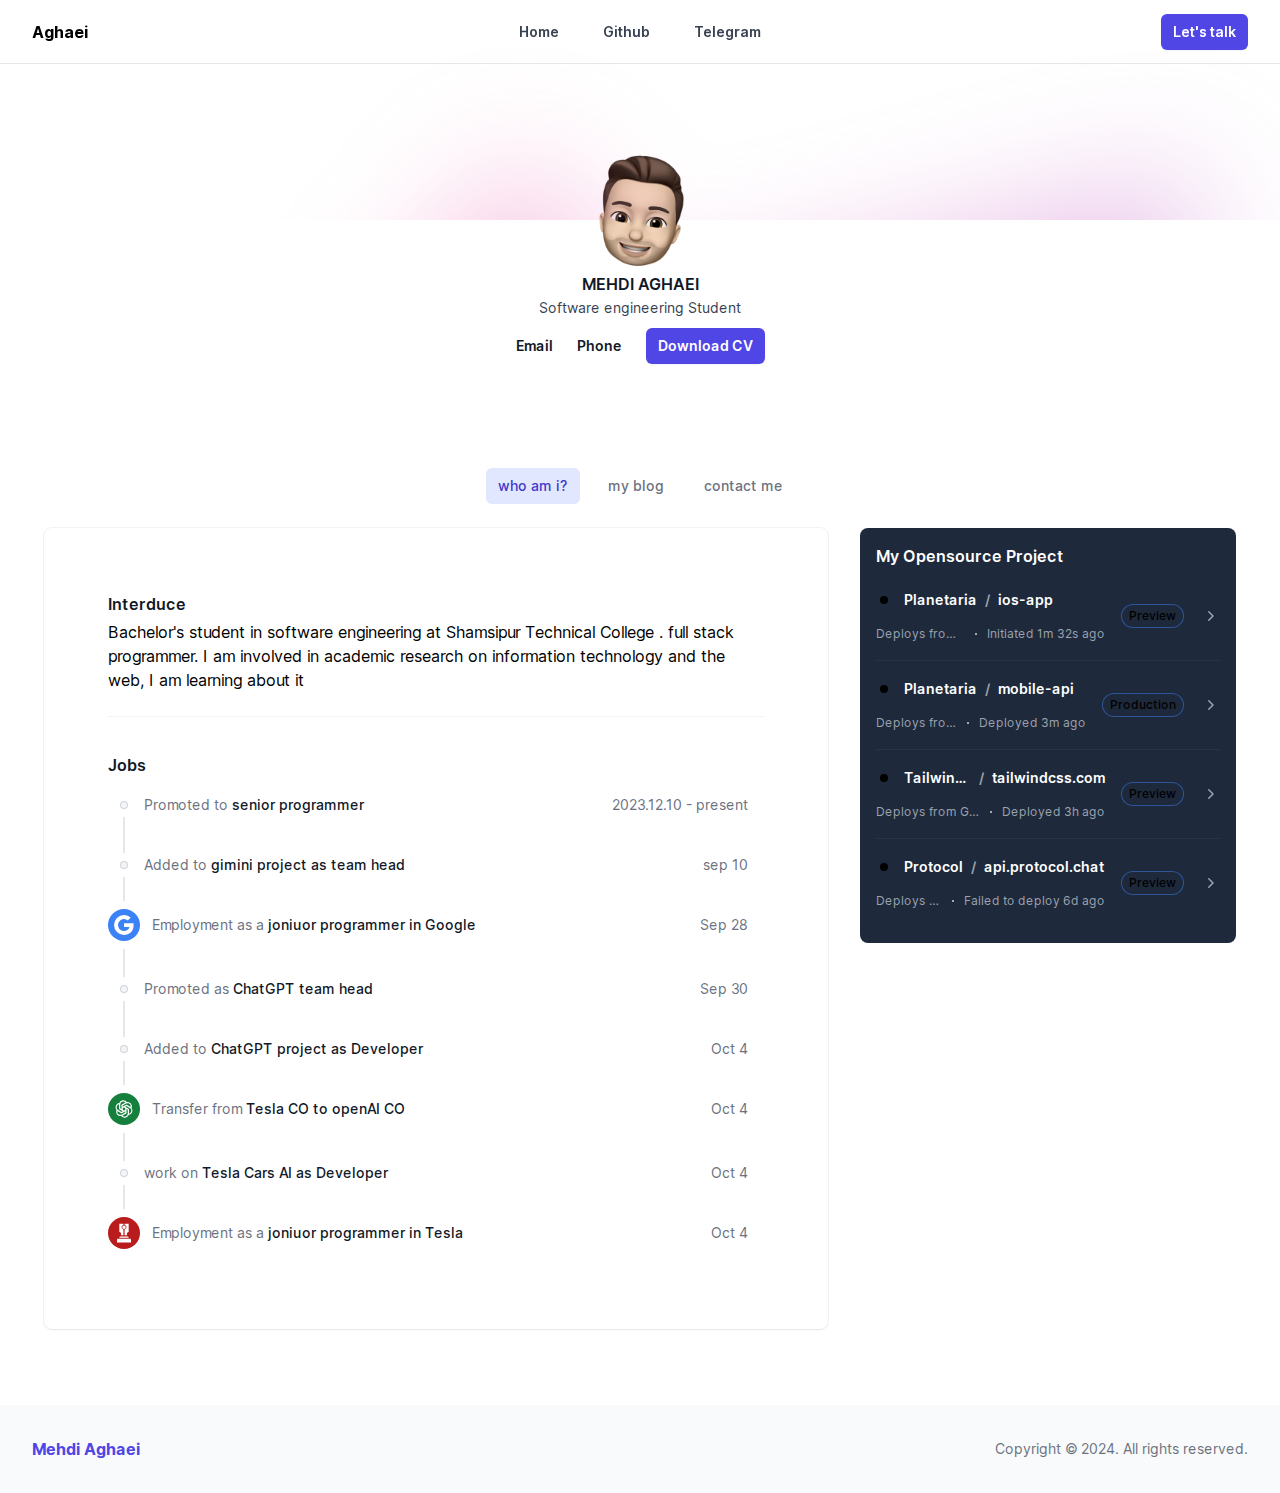
<file: index.html>
<!DOCTYPE html><html lang="en"><head><meta charSet="utf-8"/><meta name="viewport" content="width=device-width, initial-scale=1"/><link rel="preload" as="image" href="/_next/static/media/profile.d2742195.jpg"/><link rel="stylesheet" href="/_next/static/css/971112e557fc133b.css" data-precedence="next"/><link rel="preload" as="script" fetchPriority="low" href="/_next/static/chunks/webpack-be8c90fe7e0eb3f5.js"/><script src="/_next/static/chunks/fd9d1056-85784d62df64bbda.js" async=""></script><script src="/_next/static/chunks/23-f2450dfaf0b58a8e.js" async=""></script><script src="/_next/static/chunks/main-app-4326411de9b6e07e.js" async=""></script><script src="/_next/static/chunks/f97e080b-b86b2088e96a2a8e.js" async=""></script><script src="/_next/static/chunks/385cb88d-0f8fac6e9880f7da.js" async=""></script><script src="/_next/static/chunks/0e762574-784b5a77f602b4b6.js" async=""></script><script src="/_next/static/chunks/c16f53c3-e6c4730f2382224a.js" async=""></script><script src="/_next/static/chunks/917-825295c797c12f17.js" async=""></script><script src="/_next/static/chunks/app/page-71f87f47ab01acbd.js" async=""></script><title>Aghaei</title><meta name="description" content="developer"/><link rel="icon" href="/favicon.ico" type="image/x-icon" sizes="16x16"/><script src="/_next/static/chunks/polyfills-78c92fac7aa8fdd8.js" noModule=""></script></head><body class="__className_aaf875"><header class="absolute inset-x-0 top-0 z-50 flex h-16 border-b border-gray-900/10"><div class="mx-auto flex w-full max-w-7xl items-center justify-between px-4 sm:px-6 lg:px-8"><div class="flex flex-1 items-center gap-x-6"><button type="button" class="-m-3 p-3 md:hidden"><span class="sr-only">Open main menu</span><svg xmlns="http://www.w3.org/2000/svg" viewBox="0 0 20 20" fill="currentColor" aria-hidden="true" data-slot="icon" class="h-5 w-5 text-gray-900"><path fill-rule="evenodd" d="M2 4.75A.75.75 0 0 1 2.75 4h14.5a.75.75 0 0 1 0 1.5H2.75A.75.75 0 0 1 2 4.75ZM2 10a.75.75 0 0 1 .75-.75h14.5a.75.75 0 0 1 0 1.5H2.75A.75.75 0 0 1 2 10Zm0 5.25a.75.75 0 0 1 .75-.75h14.5a.75.75 0 0 1 0 1.5H2.75a.75.75 0 0 1-.75-.75Z" clip-rule="evenodd"></path></svg></button><span class="font-bold">Aghaei </span></div><nav class="hidden md:flex md:gap-x-11 md:text-sm md:font-semibold md:leading-6 md:text-gray-700"><a href="#">Home</a><a href="#">Github</a><a href="#">Telegram</a></nav><div class="flex flex-1 items-center justify-end gap-x-8"><a href="#" class="rounded-md bg-indigo-600 px-3 py-2 text-sm font-semibold text-white shadow-sm hover:bg-indigo-500 focus-visible:outline focus-visible:outline-2 focus-visible:outline-offset-2 focus-visible:outline-indigo-600">Let&#x27;s talk</a></div></div><div hidden="" style="position:fixed;top:1px;left:1px;width:1px;height:0;padding:0;margin:-1px;overflow:hidden;clip:rect(0, 0, 0, 0);white-space:nowrap;border-width:0;display:none"></div></header><main><div class="relative isolate pt-16  h-[220px]"><div class="absolute inset-0 -z-10 overflow-hidden" aria-hidden="true"><div class="absolute left-16 top-full -mt-16 transform-gpu opacity-50 blur-3xl xl:left-1/2 xl:-ml-80"><div class="aspect-[1154/678] w-[72.125rem] bg-gradient-to-br from-[#FF80B5] to-[#9089FC]" style="clip-path:polygon(100% 38.5%, 82.6% 100%, 60.2% 37.7%, 52.4% 32.1%, 47.5% 41.8%, 45.2% 65.6%, 27.5% 23.4%, 0.1% 35.3%, 17.9% 0%, 27.7% 23.4%, 76.2% 2.5%, 74.2% 56%, 100% 38.5%)"></div></div><div class="absolute inset-x-0 bottom-0 h-px bg-gray-900/5 -mb-32 "></div></div></div><div class="mx-auto max-w-7xl px-4 pb-10 sm:px-6 lg:px-8 -mt-20"><div class="mx-auto flex flex-col max-w-2xl items-center justify-center gap-x-8 lg:mx-0 lg:max-w-none"><div class="flex flex-col items-center gap-x-6 mb-2"><img src="/_next/static/media/profile.d2742195.jpg" alt="" class="h-32 w-32 flex-none rounded-full  ring-gray-900/10"/><h1><div class="mt-1 text-base text-center font-semibold leading-6 text-gray-900">MEHDI AGHAEI</div><div class="text-sm leading-6 text-gray-500 v"><span class="text-gray-700">Software engineering Student</span></div></h1></div><div class="flex items-center gap-x-4 sm:gap-x-6"><button type="button" class="hidden text-sm font-semibold leading-6 text-gray-900 sm:block">Email</button><a href="#" class="hidden text-sm font-semibold leading-6 text-gray-900 sm:block">Phone</a><a href="#" class="rounded-md bg-indigo-600 px-3 py-2 text-sm font-semibold text-white shadow-sm hover:bg-indigo-500 focus-visible:outline focus-visible:outline-2 focus-visible:outline-offset-2 focus-visible:outline-indigo-600">Download CV</a><div class="relative sm:hidden" data-headlessui-state=""><button class="-m-3 block p-3" id="headlessui-menu-button-:Rskqfja:" type="button" aria-haspopup="menu" aria-expanded="false" data-headlessui-state=""><span class="sr-only">More</span><svg xmlns="http://www.w3.org/2000/svg" viewBox="0 0 20 20" fill="currentColor" aria-hidden="true" data-slot="icon" class="h-5 w-5 text-gray-500"><path d="M10 3a1.5 1.5 0 1 1 0 3 1.5 1.5 0 0 1 0-3ZM10 8.5a1.5 1.5 0 1 1 0 3 1.5 1.5 0 0 1 0-3ZM11.5 15.5a1.5 1.5 0 1 0-3 0 1.5 1.5 0 0 0 3 0Z"></path></svg></button></div></div></div></div><div class="mx-auto max-w-7xl px-4 py-16 sm:px-6 lg:px-8"><button type="button" aria-hidden="true" style="position:fixed;top:1px;left:1px;width:1px;height:0;padding:0;margin:-1px;overflow:hidden;clip:rect(0, 0, 0, 0);white-space:nowrap;border-width:0"></button><div><div class="w-full max-w-md mx-auto"><div class="flex gap-4 justify-center" role="tablist" aria-orientation="horizontal"><button class="text-gray-500 hover:text-gray-700 rounded-md px-3 py-2 text-sm font-medium data-[selected]:bg-indigo-100 data-[selected]:text-indigo-700" id="headlessui-tabs-tab-:R1dafja:" role="tab" type="button" aria-selected="true" tabindex="0" data-headlessui-state="selected" data-selected="">who am i?</button><button class="text-gray-500 hover:text-gray-700 rounded-md px-3 py-2 text-sm font-medium data-[selected]:bg-indigo-100 data-[selected]:text-indigo-700" id="headlessui-tabs-tab-:R2dafja:" role="tab" type="button" aria-selected="false" tabindex="-1" data-headlessui-state="">my blog</button><button class="text-gray-500 hover:text-gray-700 rounded-md px-3 py-2 text-sm font-medium data-[selected]:bg-indigo-100 data-[selected]:text-indigo-700" id="headlessui-tabs-tab-:R3dafja:" role="tab" type="button" aria-selected="false" tabindex="-1" data-headlessui-state="">contact me</button></div></div><div class="mt-3"><div class="rounded-xl bg-white/5 p-3" id="headlessui-tabs-panel-:R1lafja:" role="tabpanel" tabindex="0" data-headlessui-state="selected" data-selected=""><div class="mx-auto grid max-w-2xl grid-cols-1 grid-rows-1 items-start gap-x-8 gap-y-8 lg:mx-0 lg:max-w-none lg:grid-cols-3"><div class="-mx-4 px-4 py-8 shadow-sm ring-1 ring-gray-900/5 sm:mx-0 sm:rounded-lg sm:px-8 sm:pb-14 lg:col-span-2 lg:row-span-2 lg:row-end-2 xl:px-16 xl:pb-20 xl:pt-16"><h2 class="text-base font-semibold leading-6 text-gray-900 mb-1">Interduce</h2><p>Bachelor&#x27;s student in software engineering at Shamsipur Technical College . full stack programmer. I am involved in academic research on information technology and the web, I am learning about it</p><div class="mt-6 border-t border-gray-900/5 pt-6 sm:pr-4"><h2 class="text-base font-semibold leading-6 text-gray-900 my-3">Jobs</h2><div class="flow-root"><ul role="list" class="-mb-8"><li><div class="relative pb-8"><span class="absolute left-4 top-4 -ml-px h-full w-0.5 bg-gray-200" aria-hidden="true"></span><div class="relative flex space-x-3"><div class="&quot;relative flex h-6 w-6 flex-none items-center justify-center bg-white pl-2 mt-1 &quot;"><div class="h-1.5 w-1.5 rounded-full bg-gray-100 ring-1 ring-gray-300"></div></div><div class="flex min-w-0 flex-1 justify-between space-x-4 pt-1.5"><div><p class="text-sm text-gray-500">Promoted to<!-- --> <a href="#" class="font-medium text-gray-900">  senior programmer</a></p></div><div class="whitespace-nowrap text-right text-sm text-gray-500"><time dateTime="2020-09-20">2023.12.10 - present</time></div></div></div></div></li><li><div class="relative pb-8"><span class="absolute left-4 top-4 -ml-px h-full w-0.5 bg-gray-200" aria-hidden="true"></span><div class="relative flex space-x-3"><div class="&quot;relative flex h-6 w-6 flex-none items-center justify-center bg-white pl-2 mt-1 &quot;"><div class="h-1.5 w-1.5 rounded-full bg-gray-100 ring-1 ring-gray-300"></div></div><div class="flex min-w-0 flex-1 justify-between space-x-4 pt-1.5"><div><p class="text-sm text-gray-500">Added to  <!-- --> <a href="#" class="font-medium text-gray-900">gimini project as team head</a></p></div><div class="whitespace-nowrap text-right text-sm text-gray-500"><time dateTime="2020-09-22">sep 10</time></div></div></div></div></li><li><div class="relative pb-8"><span class="absolute left-4 top-4 -ml-px h-full w-0.5 bg-gray-200" aria-hidden="true"></span><div class="relative flex space-x-3"><div><span class="bg-blue-500 h-8 w-8 rounded-full flex items-center justify-center ring-8 ring-white"><svg stroke="currentColor" fill="currentColor" stroke-width="0" viewBox="0 0 16 16" class="h-5 w-5 text-white" aria-hidden="true" height="1em" width="1em" xmlns="http://www.w3.org/2000/svg"><path d="M15.545 6.558a9.4 9.4 0 0 1 .139 1.626c0 2.434-.87 4.492-2.384 5.885h.002C11.978 15.292 10.158 16 8 16A8 8 0 1 1 8 0a7.7 7.7 0 0 1 5.352 2.082l-2.284 2.284A4.35 4.35 0 0 0 8 3.166c-2.087 0-3.86 1.408-4.492 3.304a4.8 4.8 0 0 0 0 3.063h.003c.635 1.893 2.405 3.301 4.492 3.301 1.078 0 2.004-.276 2.722-.764h-.003a3.7 3.7 0 0 0 1.599-2.431H8v-3.08z"></path></svg></span></div><div class="flex min-w-0 flex-1 justify-between space-x-4 pt-1.5"><div><p class="text-sm text-gray-500">Employment as a <!-- --> <a href="#" class="font-medium text-gray-900">joniuor programmer in Google</a></p></div><div class="whitespace-nowrap text-right text-sm text-gray-500"><time dateTime="2020-09-28">Sep 28</time></div></div></div></div></li><li><div class="relative pb-8"><span class="absolute left-4 top-4 -ml-px h-full w-0.5 bg-gray-200" aria-hidden="true"></span><div class="relative flex space-x-3"><div class="&quot;relative flex h-6 w-6 flex-none items-center justify-center bg-white pl-2 mt-1 &quot;"><div class="h-1.5 w-1.5 rounded-full bg-gray-100 ring-1 ring-gray-300"></div></div><div class="flex min-w-0 flex-1 justify-between space-x-4 pt-1.5"><div><p class="text-sm text-gray-500">Promoted as<!-- --> <a href="#" class="font-medium text-gray-900"> ChatGPT team head</a></p></div><div class="whitespace-nowrap text-right text-sm text-gray-500"><time dateTime="2020-09-30">Sep 30</time></div></div></div></div></li><li><div class="relative pb-8"><span class="absolute left-4 top-4 -ml-px h-full w-0.5 bg-gray-200" aria-hidden="true"></span><div class="relative flex space-x-3"><div class="&quot;relative flex h-6 w-6 flex-none items-center justify-center bg-white pl-2 mt-1 &quot;"><div class="h-1.5 w-1.5 rounded-full bg-gray-100 ring-1 ring-gray-300"></div></div><div class="flex min-w-0 flex-1 justify-between space-x-4 pt-1.5"><div><p class="text-sm text-gray-500">Added to<!-- --> <a href="#" class="font-medium text-gray-900">ChatGPT project as Developer </a></p></div><div class="whitespace-nowrap text-right text-sm text-gray-500"><time dateTime="2020-10-04">Oct 4</time></div></div></div></div></li><li><div class="relative pb-8"><span class="absolute left-4 top-4 -ml-px h-full w-0.5 bg-gray-200" aria-hidden="true"></span><div class="relative flex space-x-3"><div><span class="bg-green-700 h-8 w-8 rounded-full flex items-center justify-center ring-8 ring-white"><svg stroke="currentColor" fill="currentColor" stroke-width="0" viewBox="0 0 256 256" class="h-5 w-5 text-white" aria-hidden="true" height="1em" width="1em" xmlns="http://www.w3.org/2000/svg"><path d="M224.32,114.24a56,56,0,0,0-60.07-76.57A56,56,0,0,0,67.93,51.44a56,56,0,0,0-36.25,90.32A56,56,0,0,0,69,217,56.39,56.39,0,0,0,83.59,219a55.75,55.75,0,0,0,8.17-.61,56,56,0,0,0,96.31-13.78,56,56,0,0,0,36.25-90.32ZM182.85,54.43a40,40,0,0,1,28.56,48c-.95-.63-1.91-1.24-2.91-1.81L164,74.88a8,8,0,0,0-8,0l-44,25.41V81.81l40.5-23.38A39.76,39.76,0,0,1,182.85,54.43ZM144,137.24l-16,9.24-16-9.24V118.76l16-9.24,16,9.24ZM80,72a40,40,0,0,1,67.53-29c-1,.51-2,1-3,1.62L100,70.27a8,8,0,0,0-4,6.92V128l-16-9.24ZM40.86,86.93A39.75,39.75,0,0,1,64.12,68.57C64.05,69.71,64,70.85,64,72v51.38a8,8,0,0,0,4,6.93l44,25.4L96,165,55.5,141.57A40,40,0,0,1,40.86,86.93ZM73.15,201.57a40,40,0,0,1-28.56-48c.95.63,1.91,1.24,2.91,1.81L92,181.12a8,8,0,0,0,8,0l44-25.41v18.48l-40.5,23.38A39.76,39.76,0,0,1,73.15,201.57ZM176,184a40,40,0,0,1-67.52,29.05c1-.51,2-1.05,3-1.63L156,185.73a8,8,0,0,0,4-6.92V128l16,9.24Zm39.14-14.93a39.75,39.75,0,0,1-23.26,18.36c.07-1.14.12-2.28.12-3.43V132.62a8,8,0,0,0-4-6.93l-44-25.4,16-9.24,40.5,23.38A40,40,0,0,1,215.14,169.07Z"></path></svg></span></div><div class="flex min-w-0 flex-1 justify-between space-x-4 pt-1.5"><div><p class="text-sm text-gray-500">Transfer from <!-- --> <a href="#" class="font-medium text-gray-900">Tesla CO to openAI CO </a></p></div><div class="whitespace-nowrap text-right text-sm text-gray-500"><time dateTime="2020-10-04">Oct 4</time></div></div></div></div></li><li><div class="relative pb-8"><span class="absolute left-4 top-4 -ml-px h-full w-0.5 bg-gray-200" aria-hidden="true"></span><div class="relative flex space-x-3"><div class="&quot;relative flex h-6 w-6 flex-none items-center justify-center bg-white pl-2 mt-1 &quot;"><div class="h-1.5 w-1.5 rounded-full bg-gray-100 ring-1 ring-gray-300"></div></div><div class="flex min-w-0 flex-1 justify-between space-x-4 pt-1.5"><div><p class="text-sm text-gray-500">work on <!-- --> <a href="#" class="font-medium text-gray-900">Tesla Cars AI as Developer </a></p></div><div class="whitespace-nowrap text-right text-sm text-gray-500"><time dateTime="2020-10-04">Oct 4</time></div></div></div></div></li><li><div class="relative pb-8"><div class="relative flex space-x-3"><div><span class="bg-red-700 h-8 w-8 rounded-full flex items-center justify-center ring-8 ring-white"><svg stroke="currentColor" fill="currentColor" stroke-width="0" viewBox="0 0 512 512" class="h-5 w-5 text-white" aria-hidden="true" height="1em" width="1em" xmlns="http://www.w3.org/2000/svg"><path d="M136 16v210l45 30v60h60V166l-45-30V76l45-30V16H136zm135 0v30l45 30v60l-45 30v150h60v-60l45-30V16H271zm-13.688 45.03A45 45 0 0 0 211 106a45 45 0 0 0 90 0 45 45 0 0 0-43.688-44.97zM181 346c-30 0-45 15-45 30h240c0-15-15-30-45-30H181zm-75 60c-15 0-30 15-30 30v60h360v-60c0-15-15-30-30-30H106z"></path></svg></span></div><div class="flex min-w-0 flex-1 justify-between space-x-4 pt-1.5"><div><p class="text-sm text-gray-500">Employment as a <!-- --> <a href="#" class="font-medium text-gray-900">joniuor programmer in Tesla </a></p></div><div class="whitespace-nowrap text-right text-sm text-gray-500"><time dateTime="2020-10-04">Oct 4</time></div></div></div></div></li></ul></div></div></div><div class="lg:col-start-3"><div class="bg-slate-800 p-4 rounded-lg"><h2 class="text-white  text-base font-semibold leading-6  mb-1">My Opensource Project</h2><ul role="list" class="divide-y divide-white/5"><li class="relative flex items-center space-x-4 py-4"><div class="min-w-0 flex-auto"><div class="flex items-center gap-x-3"><div class="flex-none rounded-full p-1"><div class="h-2 w-2 rounded-full bg-current"></div></div><h2 class="min-w-0 text-sm font-semibold leading-6 text-white"><a href="#" class="flex gap-x-2"><span class="truncate">Planetaria</span><span class="text-gray-400">/</span><span class="whitespace-nowrap">ios-app</span><span class="absolute inset-0"></span></a></h2></div><div class="mt-3 flex items-center gap-x-2.5 text-xs leading-5 text-gray-400"><p class="truncate">Deploys from GitHub</p><svg viewBox="0 0 2 2" class="h-0.5 w-0.5 flex-none fill-gray-300"><circle cx="1" cy="1" r="1"></circle></svg><p class="whitespace-nowrap">Initiated 1m 32s ago</p></div></div><div class="rounded-full flex-none py-1 px-2 text-xs font-medium ring-1 ring-inset">Preview</div><svg xmlns="http://www.w3.org/2000/svg" viewBox="0 0 20 20" fill="currentColor" aria-hidden="true" data-slot="icon" class="h-5 w-5 flex-none text-gray-400"><path fill-rule="evenodd" d="M8.22 5.22a.75.75 0 0 1 1.06 0l4.25 4.25a.75.75 0 0 1 0 1.06l-4.25 4.25a.75.75 0 0 1-1.06-1.06L11.94 10 8.22 6.28a.75.75 0 0 1 0-1.06Z" clip-rule="evenodd"></path></svg></li><li class="relative flex items-center space-x-4 py-4"><div class="min-w-0 flex-auto"><div class="flex items-center gap-x-3"><div class="flex-none rounded-full p-1"><div class="h-2 w-2 rounded-full bg-current"></div></div><h2 class="min-w-0 text-sm font-semibold leading-6 text-white"><a href="#" class="flex gap-x-2"><span class="truncate">Planetaria</span><span class="text-gray-400">/</span><span class="whitespace-nowrap">mobile-api</span><span class="absolute inset-0"></span></a></h2></div><div class="mt-3 flex items-center gap-x-2.5 text-xs leading-5 text-gray-400"><p class="truncate">Deploys from GitHub</p><svg viewBox="0 0 2 2" class="h-0.5 w-0.5 flex-none fill-gray-300"><circle cx="1" cy="1" r="1"></circle></svg><p class="whitespace-nowrap">Deployed 3m ago</p></div></div><div class="rounded-full flex-none py-1 px-2 text-xs font-medium ring-1 ring-inset">Production</div><svg xmlns="http://www.w3.org/2000/svg" viewBox="0 0 20 20" fill="currentColor" aria-hidden="true" data-slot="icon" class="h-5 w-5 flex-none text-gray-400"><path fill-rule="evenodd" d="M8.22 5.22a.75.75 0 0 1 1.06 0l4.25 4.25a.75.75 0 0 1 0 1.06l-4.25 4.25a.75.75 0 0 1-1.06-1.06L11.94 10 8.22 6.28a.75.75 0 0 1 0-1.06Z" clip-rule="evenodd"></path></svg></li><li class="relative flex items-center space-x-4 py-4"><div class="min-w-0 flex-auto"><div class="flex items-center gap-x-3"><div class="flex-none rounded-full p-1"><div class="h-2 w-2 rounded-full bg-current"></div></div><h2 class="min-w-0 text-sm font-semibold leading-6 text-white"><a href="#" class="flex gap-x-2"><span class="truncate">Tailwind Labs</span><span class="text-gray-400">/</span><span class="whitespace-nowrap">tailwindcss.com</span><span class="absolute inset-0"></span></a></h2></div><div class="mt-3 flex items-center gap-x-2.5 text-xs leading-5 text-gray-400"><p class="truncate">Deploys from GitHub</p><svg viewBox="0 0 2 2" class="h-0.5 w-0.5 flex-none fill-gray-300"><circle cx="1" cy="1" r="1"></circle></svg><p class="whitespace-nowrap">Deployed 3h ago</p></div></div><div class="rounded-full flex-none py-1 px-2 text-xs font-medium ring-1 ring-inset">Preview</div><svg xmlns="http://www.w3.org/2000/svg" viewBox="0 0 20 20" fill="currentColor" aria-hidden="true" data-slot="icon" class="h-5 w-5 flex-none text-gray-400"><path fill-rule="evenodd" d="M8.22 5.22a.75.75 0 0 1 1.06 0l4.25 4.25a.75.75 0 0 1 0 1.06l-4.25 4.25a.75.75 0 0 1-1.06-1.06L11.94 10 8.22 6.28a.75.75 0 0 1 0-1.06Z" clip-rule="evenodd"></path></svg></li><li class="relative flex items-center space-x-4 py-4"><div class="min-w-0 flex-auto"><div class="flex items-center gap-x-3"><div class="flex-none rounded-full p-1"><div class="h-2 w-2 rounded-full bg-current"></div></div><h2 class="min-w-0 text-sm font-semibold leading-6 text-white"><a href="#" class="flex gap-x-2"><span class="truncate">Protocol</span><span class="text-gray-400">/</span><span class="whitespace-nowrap">api.protocol.chat</span><span class="absolute inset-0"></span></a></h2></div><div class="mt-3 flex items-center gap-x-2.5 text-xs leading-5 text-gray-400"><p class="truncate">Deploys from GitHub</p><svg viewBox="0 0 2 2" class="h-0.5 w-0.5 flex-none fill-gray-300"><circle cx="1" cy="1" r="1"></circle></svg><p class="whitespace-nowrap">Failed to deploy 6d ago</p></div></div><div class="rounded-full flex-none py-1 px-2 text-xs font-medium ring-1 ring-inset">Preview</div><svg xmlns="http://www.w3.org/2000/svg" viewBox="0 0 20 20" fill="currentColor" aria-hidden="true" data-slot="icon" class="h-5 w-5 flex-none text-gray-400"><path fill-rule="evenodd" d="M8.22 5.22a.75.75 0 0 1 1.06 0l4.25 4.25a.75.75 0 0 1 0 1.06l-4.25 4.25a.75.75 0 0 1-1.06-1.06L11.94 10 8.22 6.28a.75.75 0 0 1 0-1.06Z" clip-rule="evenodd"></path></svg></li></ul></div></div></div></div><span aria-hidden="true" id="headlessui-tabs-panel-:R2lafja:" role="tabpanel" tabindex="-1" style="position:fixed;top:1px;left:1px;width:1px;height:0;padding:0;margin:-1px;overflow:hidden;clip:rect(0, 0, 0, 0);white-space:nowrap;border-width:0"></span><span aria-hidden="true" id="headlessui-tabs-panel-:R3lafja:" role="tabpanel" tabindex="-1" style="position:fixed;top:1px;left:1px;width:1px;height:0;padding:0;margin:-1px;overflow:hidden;clip:rect(0, 0, 0, 0);white-space:nowrap;border-width:0"></span></div></div></div></main><footer class="bg-gray-50"><div class="mx-auto max-w-screen-xl px-4 py-8 sm:px-6 lg:px-8"><div class="sm:flex sm:items-center sm:justify-between"><div class="flex justify-center text-indigo-600  font-bold sm:justify-start">Mehdi Aghaei</div><p class="mt-4 text-center text-sm text-gray-500 lg:mt-0 lg:text-right">Copyright © 2024. All rights reserved.</p></div></div></footer><script src="/_next/static/chunks/webpack-be8c90fe7e0eb3f5.js" async=""></script><script>(self.__next_f=self.__next_f||[]).push([0]);self.__next_f.push([2,null])</script><script>self.__next_f.push([1,"1:HL[\"/_next/static/css/971112e557fc133b.css\",\"style\"]\n"])</script><script>self.__next_f.push([1,"2:I[5751,[],\"\"]\n4:I[6513,[],\"ClientPageRoot\"]\n5:I[3121,[\"665\",\"static/chunks/f97e080b-b86b2088e96a2a8e.js\",\"505\",\"static/chunks/385cb88d-0f8fac6e9880f7da.js\",\"779\",\"static/chunks/0e762574-784b5a77f602b4b6.js\",\"501\",\"static/chunks/c16f53c3-e6c4730f2382224a.js\",\"917\",\"static/chunks/917-825295c797c12f17.js\",\"931\",\"static/chunks/app/page-71f87f47ab01acbd.js\"],\"default\"]\n6:I[9275,[],\"\"]\n7:I[1343,[],\"\"]\n9:I[6130,[],\"\"]\na:[]\n"])</script><script>self.__next_f.push([1,"0:[[[\"$\",\"link\",\"0\",{\"rel\":\"stylesheet\",\"href\":\"/_next/static/css/971112e557fc133b.css\",\"precedence\":\"next\",\"crossOrigin\":\"$undefined\"}]],[\"$\",\"$L2\",null,{\"buildId\":\"rMuI9nwLIrg6iM8hQXrf0\",\"assetPrefix\":\"\",\"initialCanonicalUrl\":\"/\",\"initialTree\":[\"\",{\"children\":[\"__PAGE__\",{}]},\"$undefined\",\"$undefined\",true],\"initialSeedData\":[\"\",{\"children\":[\"__PAGE__\",{},[[\"$L3\",[\"$\",\"$L4\",null,{\"props\":{\"params\":{},\"searchParams\":{}},\"Component\":\"$5\"}]],null],null]},[[\"$\",\"html\",null,{\"lang\":\"en\",\"children\":[\"$\",\"body\",null,{\"className\":\"__className_aaf875\",\"children\":[\"$\",\"$L6\",null,{\"parallelRouterKey\":\"children\",\"segmentPath\":[\"children\"],\"error\":\"$undefined\",\"errorStyles\":\"$undefined\",\"errorScripts\":\"$undefined\",\"template\":[\"$\",\"$L7\",null,{}],\"templateStyles\":\"$undefined\",\"templateScripts\":\"$undefined\",\"notFound\":[[\"$\",\"title\",null,{\"children\":\"404: This page could not be found.\"}],[\"$\",\"div\",null,{\"style\":{\"fontFamily\":\"system-ui,\\\"Segoe UI\\\",Roboto,Helvetica,Arial,sans-serif,\\\"Apple Color Emoji\\\",\\\"Segoe UI Emoji\\\"\",\"height\":\"100vh\",\"textAlign\":\"center\",\"display\":\"flex\",\"flexDirection\":\"column\",\"alignItems\":\"center\",\"justifyContent\":\"center\"},\"children\":[\"$\",\"div\",null,{\"children\":[[\"$\",\"style\",null,{\"dangerouslySetInnerHTML\":{\"__html\":\"body{color:#000;background:#fff;margin:0}.next-error-h1{border-right:1px solid rgba(0,0,0,.3)}@media (prefers-color-scheme:dark){body{color:#fff;background:#000}.next-error-h1{border-right:1px solid rgba(255,255,255,.3)}}\"}}],[\"$\",\"h1\",null,{\"className\":\"next-error-h1\",\"style\":{\"display\":\"inline-block\",\"margin\":\"0 20px 0 0\",\"padding\":\"0 23px 0 0\",\"fontSize\":24,\"fontWeight\":500,\"verticalAlign\":\"top\",\"lineHeight\":\"49px\"},\"children\":\"404\"}],[\"$\",\"div\",null,{\"style\":{\"display\":\"inline-block\"},\"children\":[\"$\",\"h2\",null,{\"style\":{\"fontSize\":14,\"fontWeight\":400,\"lineHeight\":\"49px\",\"margin\":0},\"children\":\"This page could not be found.\"}]}]]}]}]],\"notFoundStyles\":[],\"styles\":null}]}]}],null],null],\"couldBeIntercepted\":false,\"initialHead\":[false,\"$L8\"],\"globalErrorComponent\":\"$9\",\"missingSlots\":\"$Wa\"}]]\n"])</script><script>self.__next_f.push([1,"8:[[\"$\",\"meta\",\"0\",{\"name\":\"viewport\",\"content\":\"width=device-width, initial-scale=1\"}],[\"$\",\"meta\",\"1\",{\"charSet\":\"utf-8\"}],[\"$\",\"title\",\"2\",{\"children\":\"Aghaei\"}],[\"$\",\"meta\",\"3\",{\"name\":\"description\",\"content\":\"developer\"}],[\"$\",\"link\",\"4\",{\"rel\":\"icon\",\"href\":\"/favicon.ico\",\"type\":\"image/x-icon\",\"sizes\":\"16x16\"}]]\n3:null\n"])</script></body></html>
</file>
<file: _next/static/css/971112e557fc133b.css>
@font-face{font-family:__Inter_aaf875;font-style:normal;font-weight:100 900;font-display:swap;src:url(/_next/static/media/ec159349637c90ad-s.woff2) format("woff2");unicode-range:u+0460-052f,u+1c80-1c88,u+20b4,u+2de0-2dff,u+a640-a69f,u+fe2e-fe2f}@font-face{font-family:__Inter_aaf875;font-style:normal;font-weight:100 900;font-display:swap;src:url(/_next/static/media/513657b02c5c193f-s.woff2) format("woff2");unicode-range:u+0301,u+0400-045f,u+0490-0491,u+04b0-04b1,u+2116}@font-face{font-family:__Inter_aaf875;font-style:normal;font-weight:100 900;font-display:swap;src:url(/_next/static/media/fd4db3eb5472fc27-s.woff2) format("woff2");unicode-range:u+1f??}@font-face{font-family:__Inter_aaf875;font-style:normal;font-weight:100 900;font-display:swap;src:url(/_next/static/media/51ed15f9841b9f9d-s.woff2) format("woff2");unicode-range:u+0370-0377,u+037a-037f,u+0384-038a,u+038c,u+038e-03a1,u+03a3-03ff}@font-face{font-family:__Inter_aaf875;font-style:normal;font-weight:100 900;font-display:swap;src:url(/_next/static/media/05a31a2ca4975f99-s.woff2) format("woff2");unicode-range:u+0102-0103,u+0110-0111,u+0128-0129,u+0168-0169,u+01a0-01a1,u+01af-01b0,u+0300-0301,u+0303-0304,u+0308-0309,u+0323,u+0329,u+1ea0-1ef9,u+20ab}@font-face{font-family:__Inter_aaf875;font-style:normal;font-weight:100 900;font-display:swap;src:url(/_next/static/media/d6b16ce4a6175f26-s.woff2) format("woff2");unicode-range:u+0100-02af,u+0304,u+0308,u+0329,u+1e00-1e9f,u+1ef2-1eff,u+2020,u+20a0-20ab,u+20ad-20c0,u+2113,u+2c60-2c7f,u+a720-a7ff}@font-face{font-family:__Inter_aaf875;font-style:normal;font-weight:100 900;font-display:swap;src:url(/_next/static/media/c9a5bc6a7c948fb0-s.p.woff2) format("woff2");unicode-range:u+00??,u+0131,u+0152-0153,u+02bb-02bc,u+02c6,u+02da,u+02dc,u+0304,u+0308,u+0329,u+2000-206f,u+2074,u+20ac,u+2122,u+2191,u+2193,u+2212,u+2215,u+feff,u+fffd}@font-face{font-family:__Inter_Fallback_aaf875;src:local("Arial");ascent-override:90.49%;descent-override:22.56%;line-gap-override:0.00%;size-adjust:107.06%}.__className_aaf875{font-family:__Inter_aaf875,__Inter_Fallback_aaf875;font-style:normal}

/*
! tailwindcss v3.4.4 | MIT License | https://tailwindcss.com
*/*,:after,:before{box-sizing:border-box;border:0 solid #e5e7eb}:after,:before{--tw-content:""}:host,html{line-height:1.5;-webkit-text-size-adjust:100%;-moz-tab-size:4;tab-size:4;font-family:ui-sans-serif,system-ui,sans-serif,Apple Color Emoji,Segoe UI Emoji,Segoe UI Symbol,Noto Color Emoji;font-feature-settings:normal;font-variation-settings:normal;-webkit-tap-highlight-color:transparent}body{margin:0;line-height:inherit}hr{height:0;color:inherit;border-top-width:1px}abbr:where([title]){text-decoration:underline dotted}h1,h2,h3,h4,h5,h6{font-size:inherit;font-weight:inherit}a{color:inherit;text-decoration:inherit}b,strong{font-weight:bolder}code,kbd,pre,samp{font-family:ui-monospace,SFMono-Regular,Menlo,Monaco,Consolas,Liberation Mono,Courier New,monospace;font-feature-settings:normal;font-variation-settings:normal;font-size:1em}small{font-size:80%}sub,sup{font-size:75%;line-height:0;position:relative;vertical-align:baseline}sub{bottom:-.25em}sup{top:-.5em}table{text-indent:0;border-color:inherit;border-collapse:collapse}button,input,optgroup,select,textarea{font-family:inherit;font-feature-settings:inherit;font-variation-settings:inherit;font-size:100%;font-weight:inherit;line-height:inherit;letter-spacing:inherit;color:inherit;margin:0;padding:0}button,select{text-transform:none}button,input:where([type=button]),input:where([type=reset]),input:where([type=submit]){-webkit-appearance:button;background-color:transparent;background-image:none}:-moz-focusring{outline:auto}:-moz-ui-invalid{box-shadow:none}progress{vertical-align:baseline}::-webkit-inner-spin-button,::-webkit-outer-spin-button{height:auto}[type=search]{-webkit-appearance:textfield;outline-offset:-2px}::-webkit-search-decoration{-webkit-appearance:none}::-webkit-file-upload-button{-webkit-appearance:button;font:inherit}summary{display:list-item}blockquote,dd,dl,figure,h1,h2,h3,h4,h5,h6,hr,p,pre{margin:0}fieldset{margin:0}fieldset,legend{padding:0}menu,ol,ul{list-style:none;margin:0;padding:0}dialog{padding:0}textarea{resize:vertical}input::placeholder,textarea::placeholder{color:#9ca3af}[role=button],button{cursor:pointer}:disabled{cursor:default}audio,canvas,embed,iframe,img,object,svg,video{display:block;vertical-align:middle}img,video{max-width:100%;height:auto}[hidden]{display:none}[multiple],[type=date],[type=datetime-local],[type=email],[type=month],[type=number],[type=password],[type=search],[type=tel],[type=text],[type=time],[type=url],[type=week],input:where(:not([type])),select,textarea{appearance:none;background-color:#fff;border-color:#6b7280;border-width:1px;border-radius:0;padding:.5rem .75rem;font-size:1rem;line-height:1.5rem;--tw-shadow:0 0 #0000}[multiple]:focus,[type=date]:focus,[type=datetime-local]:focus,[type=email]:focus,[type=month]:focus,[type=number]:focus,[type=password]:focus,[type=search]:focus,[type=tel]:focus,[type=text]:focus,[type=time]:focus,[type=url]:focus,[type=week]:focus,input:where(:not([type])):focus,select:focus,textarea:focus{outline:2px solid transparent;outline-offset:2px;--tw-ring-inset:var(--tw-empty,/*!*/ /*!*/);--tw-ring-offset-width:0px;--tw-ring-offset-color:#fff;--tw-ring-color:#2563eb;--tw-ring-offset-shadow:var(--tw-ring-inset) 0 0 0 var(--tw-ring-offset-width) var(--tw-ring-offset-color);--tw-ring-shadow:var(--tw-ring-inset) 0 0 0 calc(1px + var(--tw-ring-offset-width)) var(--tw-ring-color);box-shadow:var(--tw-ring-offset-shadow),var(--tw-ring-shadow),var(--tw-shadow);border-color:#2563eb}input::placeholder,textarea::placeholder{color:#6b7280;opacity:1}::-webkit-datetime-edit-fields-wrapper{padding:0}::-webkit-date-and-time-value{min-height:1.5em;text-align:inherit}::-webkit-datetime-edit{display:inline-flex}::-webkit-datetime-edit,::-webkit-datetime-edit-day-field,::-webkit-datetime-edit-hour-field,::-webkit-datetime-edit-meridiem-field,::-webkit-datetime-edit-millisecond-field,::-webkit-datetime-edit-minute-field,::-webkit-datetime-edit-month-field,::-webkit-datetime-edit-second-field,::-webkit-datetime-edit-year-field{padding-top:0;padding-bottom:0}select{background-image:url("data:image/svg+xml,%3csvg xmlns='http://www.w3.org/2000/svg' fill='none' viewBox='0 0 20 20'%3e%3cpath stroke='%236b7280' stroke-linecap='round' stroke-linejoin='round' stroke-width='1.5' d='M6 8l4 4 4-4'/%3e%3c/svg%3e");background-position:right .5rem center;background-repeat:no-repeat;background-size:1.5em 1.5em;padding-right:2.5rem;print-color-adjust:exact}[multiple],[size]:where(select:not([size="1"])){background-image:none;background-position:0 0;background-repeat:unset;background-size:initial;padding-right:.75rem;print-color-adjust:unset}[type=checkbox],[type=radio]{appearance:none;padding:0;print-color-adjust:exact;display:inline-block;vertical-align:middle;background-origin:border-box;user-select:none;flex-shrink:0;height:1rem;width:1rem;color:#2563eb;background-color:#fff;border-color:#6b7280;border-width:1px;--tw-shadow:0 0 #0000}[type=checkbox]{border-radius:0}[type=radio]{border-radius:100%}[type=checkbox]:focus,[type=radio]:focus{outline:2px solid transparent;outline-offset:2px;--tw-ring-inset:var(--tw-empty,/*!*/ /*!*/);--tw-ring-offset-width:2px;--tw-ring-offset-color:#fff;--tw-ring-color:#2563eb;--tw-ring-offset-shadow:var(--tw-ring-inset) 0 0 0 var(--tw-ring-offset-width) var(--tw-ring-offset-color);--tw-ring-shadow:var(--tw-ring-inset) 0 0 0 calc(2px + var(--tw-ring-offset-width)) var(--tw-ring-color);box-shadow:var(--tw-ring-offset-shadow),var(--tw-ring-shadow),var(--tw-shadow)}[type=checkbox]:checked,[type=radio]:checked{border-color:transparent;background-color:currentColor;background-size:100% 100%;background-position:50%;background-repeat:no-repeat}[type=checkbox]:checked{background-image:url("data:image/svg+xml,%3csvg viewBox='0 0 16 16' fill='white' xmlns='http://www.w3.org/2000/svg'%3e%3cpath d='M12.207 4.793a1 1 0 010 1.414l-5 5a1 1 0 01-1.414 0l-2-2a1 1 0 011.414-1.414L6.5 9.086l4.293-4.293a1 1 0 011.414 0z'/%3e%3c/svg%3e")}@media (forced-colors:active){[type=checkbox]:checked{appearance:auto}}[type=radio]:checked{background-image:url("data:image/svg+xml,%3csvg viewBox='0 0 16 16' fill='white' xmlns='http://www.w3.org/2000/svg'%3e%3ccircle cx='8' cy='8' r='3'/%3e%3c/svg%3e")}@media (forced-colors:active){[type=radio]:checked{appearance:auto}}[type=checkbox]:checked:focus,[type=checkbox]:checked:hover,[type=radio]:checked:focus,[type=radio]:checked:hover{border-color:transparent;background-color:currentColor}[type=checkbox]:indeterminate{background-image:url("data:image/svg+xml,%3csvg xmlns='http://www.w3.org/2000/svg' fill='none' viewBox='0 0 16 16'%3e%3cpath stroke='white' stroke-linecap='round' stroke-linejoin='round' stroke-width='2' d='M4 8h8'/%3e%3c/svg%3e");border-color:transparent;background-color:currentColor;background-size:100% 100%;background-position:50%;background-repeat:no-repeat}@media (forced-colors:active){[type=checkbox]:indeterminate{appearance:auto}}[type=checkbox]:indeterminate:focus,[type=checkbox]:indeterminate:hover{border-color:transparent;background-color:currentColor}[type=file]{background:unset;border-color:inherit;border-width:0;border-radius:0;padding:0;font-size:unset;line-height:inherit}[type=file]:focus{outline:1px solid ButtonText;outline:1px auto -webkit-focus-ring-color}*,:after,:before{--tw-border-spacing-x:0;--tw-border-spacing-y:0;--tw-translate-x:0;--tw-translate-y:0;--tw-rotate:0;--tw-skew-x:0;--tw-skew-y:0;--tw-scale-x:1;--tw-scale-y:1;--tw-pan-x: ;--tw-pan-y: ;--tw-pinch-zoom: ;--tw-scroll-snap-strictness:proximity;--tw-gradient-from-position: ;--tw-gradient-via-position: ;--tw-gradient-to-position: ;--tw-ordinal: ;--tw-slashed-zero: ;--tw-numeric-figure: ;--tw-numeric-spacing: ;--tw-numeric-fraction: ;--tw-ring-inset: ;--tw-ring-offset-width:0px;--tw-ring-offset-color:#fff;--tw-ring-color:rgba(59,130,246,.5);--tw-ring-offset-shadow:0 0 #0000;--tw-ring-shadow:0 0 #0000;--tw-shadow:0 0 #0000;--tw-shadow-colored:0 0 #0000;--tw-blur: ;--tw-brightness: ;--tw-contrast: ;--tw-grayscale: ;--tw-hue-rotate: ;--tw-invert: ;--tw-saturate: ;--tw-sepia: ;--tw-drop-shadow: ;--tw-backdrop-blur: ;--tw-backdrop-brightness: ;--tw-backdrop-contrast: ;--tw-backdrop-grayscale: ;--tw-backdrop-hue-rotate: ;--tw-backdrop-invert: ;--tw-backdrop-opacity: ;--tw-backdrop-saturate: ;--tw-backdrop-sepia: ;--tw-contain-size: ;--tw-contain-layout: ;--tw-contain-paint: ;--tw-contain-style: }::backdrop{--tw-border-spacing-x:0;--tw-border-spacing-y:0;--tw-translate-x:0;--tw-translate-y:0;--tw-rotate:0;--tw-skew-x:0;--tw-skew-y:0;--tw-scale-x:1;--tw-scale-y:1;--tw-pan-x: ;--tw-pan-y: ;--tw-pinch-zoom: ;--tw-scroll-snap-strictness:proximity;--tw-gradient-from-position: ;--tw-gradient-via-position: ;--tw-gradient-to-position: ;--tw-ordinal: ;--tw-slashed-zero: ;--tw-numeric-figure: ;--tw-numeric-spacing: ;--tw-numeric-fraction: ;--tw-ring-inset: ;--tw-ring-offset-width:0px;--tw-ring-offset-color:#fff;--tw-ring-color:rgba(59,130,246,.5);--tw-ring-offset-shadow:0 0 #0000;--tw-ring-shadow:0 0 #0000;--tw-shadow:0 0 #0000;--tw-shadow-colored:0 0 #0000;--tw-blur: ;--tw-brightness: ;--tw-contrast: ;--tw-grayscale: ;--tw-hue-rotate: ;--tw-invert: ;--tw-saturate: ;--tw-sepia: ;--tw-drop-shadow: ;--tw-backdrop-blur: ;--tw-backdrop-brightness: ;--tw-backdrop-contrast: ;--tw-backdrop-grayscale: ;--tw-backdrop-hue-rotate: ;--tw-backdrop-invert: ;--tw-backdrop-opacity: ;--tw-backdrop-saturate: ;--tw-backdrop-sepia: ;--tw-contain-size: ;--tw-contain-layout: ;--tw-contain-paint: ;--tw-contain-style: }.sr-only{position:absolute;width:1px;height:1px;padding:0;margin:-1px;overflow:hidden;clip:rect(0,0,0,0);white-space:nowrap;border-width:0}.pointer-events-none{pointer-events:none}.fixed{position:fixed}.absolute{position:absolute}.relative{position:relative}.inset-0{inset:0}.inset-x-0{left:0;right:0}.inset-y-0{top:0;bottom:0}.bottom-0{bottom:0}.left-0{left:0}.left-16{left:4rem}.left-4{left:1rem}.right-0{right:0}.right-3{right:.75rem}.top-0{top:0}.top-4{top:1rem}.top-full{top:100%}.isolate{isolation:isolate}.-z-10{z-index:-10}.z-10{z-index:10}.z-50{z-index:50}.-m-1{margin:-.25rem}.-m-1\.5{margin:-.375rem}.-m-2{margin:-.5rem}.-m-2\.5{margin:-.625rem}.-m-3{margin:-.75rem}.-mx-3{margin-left:-.75rem;margin-right:-.75rem}.-mx-4{margin-left:-1rem;margin-right:-1rem}.mx-auto{margin-left:auto;margin-right:auto}.my-3{margin-top:.75rem;margin-bottom:.75rem}.-mb-32{margin-bottom:-8rem}.-mb-8{margin-bottom:-2rem}.-ml-0{margin-left:0}.-ml-0\.5{margin-left:-.125rem}.-ml-px{margin-left:-1px}.-mt-16{margin-top:-4rem}.-mt-20{margin-top:-5rem}.mb-1{margin-bottom:.25rem}.mb-2{margin-bottom:.5rem}.mt-0{margin-top:0}.mt-0\.5{margin-top:.125rem}.mt-1{margin-top:.25rem}.mt-10{margin-top:2.5rem}.mt-16{margin-top:4rem}.mt-2{margin-top:.5rem}.mt-2\.5{margin-top:.625rem}.mt-3{margin-top:.75rem}.mt-4{margin-top:1rem}.mt-5{margin-top:1.25rem}.mt-6{margin-top:1.5rem}.line-clamp-3{overflow:hidden;display:-webkit-box;-webkit-box-orient:vertical;-webkit-line-clamp:3}.block{display:block}.flex{display:flex}.flow-root{display:flow-root}.grid{display:grid}.hidden{display:none}.aspect-\[1154\/678\]{aspect-ratio:1154/678}.h-0{height:0}.h-0\.5{height:.125rem}.h-1{height:.25rem}.h-1\.5{height:.375rem}.h-16{height:4rem}.h-2{height:.5rem}.h-32{height:8rem}.h-5{height:1.25rem}.h-6{height:1.5rem}.h-8{height:2rem}.h-\[220px\]{height:220px}.h-full{height:100%}.h-px{height:1px}.w-0{width:0}.w-0\.5{width:.125rem}.w-1{width:.25rem}.w-1\.5{width:.375rem}.w-2{width:.5rem}.w-32{width:8rem}.w-5{width:1.25rem}.w-6{width:1.5rem}.w-8{width:2rem}.w-\[72\.125rem\]{width:72.125rem}.w-full{width:100%}.min-w-0{min-width:0}.max-w-2xl{max-width:42rem}.max-w-7xl{max-width:80rem}.max-w-md{max-width:28rem}.max-w-screen-xl{max-width:1280px}.max-w-xl{max-width:36rem}.flex-1{flex:1 1 0%}.flex-auto{flex:1 1 auto}.flex-none{flex:none}.grow{flex-grow:1}.origin-top-right{transform-origin:top right}.scale-100{--tw-scale-x:1;--tw-scale-y:1}.scale-100,.scale-95{transform:translate(var(--tw-translate-x),var(--tw-translate-y)) rotate(var(--tw-rotate)) skewX(var(--tw-skew-x)) skewY(var(--tw-skew-y)) scaleX(var(--tw-scale-x)) scaleY(var(--tw-scale-y))}.scale-95{--tw-scale-x:.95;--tw-scale-y:.95}.transform{transform:translate(var(--tw-translate-x),var(--tw-translate-y)) rotate(var(--tw-rotate)) skewX(var(--tw-skew-x)) skewY(var(--tw-skew-y)) scaleX(var(--tw-scale-x)) scaleY(var(--tw-scale-y))}.transform-gpu{transform:translate3d(var(--tw-translate-x),var(--tw-translate-y),0) rotate(var(--tw-rotate)) skewX(var(--tw-skew-x)) skewY(var(--tw-skew-y)) scaleX(var(--tw-scale-x)) scaleY(var(--tw-scale-y))}.grid-cols-1{grid-template-columns:repeat(1,minmax(0,1fr))}.grid-rows-1{grid-template-rows:repeat(1,minmax(0,1fr))}.flex-col{flex-direction:column}.flex-wrap{flex-wrap:wrap}.items-start{align-items:flex-start}.items-center{align-items:center}.justify-end{justify-content:flex-end}.justify-center{justify-content:center}.justify-between{justify-content:space-between}.gap-4{gap:1rem}.gap-x-2{column-gap:.5rem}.gap-x-2\.5{column-gap:.625rem}.gap-x-3{column-gap:.75rem}.gap-x-4{column-gap:1rem}.gap-x-6{column-gap:1.5rem}.gap-x-8{column-gap:2rem}.gap-y-6{row-gap:1.5rem}.gap-y-8{row-gap:2rem}.space-x-3>:not([hidden])~:not([hidden]){--tw-space-x-reverse:0;margin-right:calc(.75rem * var(--tw-space-x-reverse));margin-left:calc(.75rem * calc(1 - var(--tw-space-x-reverse)))}.space-x-4>:not([hidden])~:not([hidden]){--tw-space-x-reverse:0;margin-right:calc(1rem * var(--tw-space-x-reverse));margin-left:calc(1rem * calc(1 - var(--tw-space-x-reverse)))}.space-y-16>:not([hidden])~:not([hidden]){--tw-space-y-reverse:0;margin-top:calc(4rem * calc(1 - var(--tw-space-y-reverse)));margin-bottom:calc(4rem * var(--tw-space-y-reverse))}.space-y-2>:not([hidden])~:not([hidden]){--tw-space-y-reverse:0;margin-top:calc(.5rem * calc(1 - var(--tw-space-y-reverse)));margin-bottom:calc(.5rem * var(--tw-space-y-reverse))}.divide-y>:not([hidden])~:not([hidden]){--tw-divide-y-reverse:0;border-top-width:calc(1px * calc(1 - var(--tw-divide-y-reverse)));border-bottom-width:calc(1px * var(--tw-divide-y-reverse))}.divide-white\/5>:not([hidden])~:not([hidden]){border-color:hsla(0,0%,100%,.05)}.self-end{align-self:flex-end}.overflow-hidden{overflow:hidden}.overflow-y-auto{overflow-y:auto}.truncate{overflow:hidden;text-overflow:ellipsis}.truncate,.whitespace-nowrap{white-space:nowrap}.rounded-full{border-radius:9999px}.rounded-lg{border-radius:.5rem}.rounded-md{border-radius:.375rem}.rounded-xl{border-radius:.75rem}.border-0{border-width:0}.border-b{border-bottom-width:1px}.border-t{border-top-width:1px}.border-gray-200{--tw-border-opacity:1;border-color:rgb(229 231 235/var(--tw-border-opacity))}.border-gray-900\/10{border-color:rgba(17,24,39,.1)}.border-gray-900\/5{border-color:rgba(17,24,39,.05)}.bg-blue-500{--tw-bg-opacity:1;background-color:rgb(59 130 246/var(--tw-bg-opacity))}.bg-current{background-color:currentColor}.bg-gray-100{--tw-bg-opacity:1;background-color:rgb(243 244 246/var(--tw-bg-opacity))}.bg-gray-100\/10{background-color:rgba(243,244,246,.1)}.bg-gray-200{--tw-bg-opacity:1;background-color:rgb(229 231 235/var(--tw-bg-opacity))}.bg-gray-400{--tw-bg-opacity:1;background-color:rgb(156 163 175/var(--tw-bg-opacity))}.bg-gray-400\/10{background-color:rgba(156,163,175,.1)}.bg-gray-50{--tw-bg-opacity:1;background-color:rgb(249 250 251/var(--tw-bg-opacity))}.bg-gray-900\/5{background-color:rgba(17,24,39,.05)}.bg-green-400\/10{background-color:rgba(74,222,128,.1)}.bg-green-50{--tw-bg-opacity:1;background-color:rgb(240 253 244/var(--tw-bg-opacity))}.bg-green-500{--tw-bg-opacity:1;background-color:rgb(34 197 94/var(--tw-bg-opacity))}.bg-green-700{--tw-bg-opacity:1;background-color:rgb(21 128 61/var(--tw-bg-opacity))}.bg-indigo-400\/10{background-color:rgba(129,140,248,.1)}.bg-indigo-600{--tw-bg-opacity:1;background-color:rgb(79 70 229/var(--tw-bg-opacity))}.bg-red-700{--tw-bg-opacity:1;background-color:rgb(185 28 28/var(--tw-bg-opacity))}.bg-rose-400\/10{background-color:rgba(251,113,133,.1)}.bg-slate-800{--tw-bg-opacity:1;background-color:rgb(30 41 59/var(--tw-bg-opacity))}.bg-transparent{background-color:transparent}.bg-white{--tw-bg-opacity:1;background-color:rgb(255 255 255/var(--tw-bg-opacity))}.bg-white\/5{background-color:hsla(0,0%,100%,.05)}.bg-gradient-to-br{background-image:linear-gradient(to bottom right,var(--tw-gradient-stops))}.bg-none{background-image:none}.from-\[\#FF80B5\]{--tw-gradient-from:#ff80b5 var(--tw-gradient-from-position);--tw-gradient-to:rgba(255,128,181,0) var(--tw-gradient-to-position);--tw-gradient-stops:var(--tw-gradient-from),var(--tw-gradient-to)}.to-\[\#9089FC\]{--tw-gradient-to:#9089fc var(--tw-gradient-to-position)}.fill-gray-300{fill:#d1d5db}.p-1{padding:.25rem}.p-1\.5{padding:.375rem}.p-2{padding:.5rem}.p-2\.5{padding:.625rem}.p-3{padding:.75rem}.p-4{padding:1rem}.px-2{padding-left:.5rem;padding-right:.5rem}.px-3{padding-left:.75rem;padding-right:.75rem}.px-3\.5{padding-left:.875rem;padding-right:.875rem}.px-4{padding-left:1rem;padding-right:1rem}.px-6{padding-left:1.5rem;padding-right:1.5rem}.py-0{padding-top:0;padding-bottom:0}.py-1{padding-top:.25rem;padding-bottom:.25rem}.py-1\.5{padding-top:.375rem;padding-bottom:.375rem}.py-16{padding-top:4rem;padding-bottom:4rem}.py-2{padding-top:.5rem;padding-bottom:.5rem}.py-2\.5{padding-top:.625rem;padding-bottom:.625rem}.py-24{padding-top:6rem;padding-bottom:6rem}.py-4{padding-top:1rem;padding-bottom:1rem}.py-6{padding-top:1.5rem;padding-bottom:1.5rem}.py-8{padding-top:2rem;padding-bottom:2rem}.pb-10{padding-bottom:2.5rem}.pb-6{padding-bottom:1.5rem}.pb-8{padding-bottom:2rem}.pl-2{padding-left:.5rem}.pl-20{padding-left:5rem}.pl-4{padding-left:1rem}.pl-6{padding-left:1.5rem}.pr-9{padding-right:2.25rem}.pt-1{padding-top:.25rem}.pt-1\.5{padding-top:.375rem}.pt-10{padding-top:2.5rem}.pt-16{padding-top:4rem}.pt-4{padding-top:1rem}.pt-6{padding-top:1.5rem}.text-left{text-align:left}.text-center{text-align:center}.text-right{text-align:right}.text-3xl{font-size:1.875rem;line-height:2.25rem}.text-base{font-size:1rem;line-height:1.5rem}.text-lg{font-size:1.125rem;line-height:1.75rem}.text-sm{font-size:.875rem;line-height:1.25rem}.text-xs{font-size:.75rem;line-height:1rem}.font-bold{font-weight:700}.font-medium{font-weight:500}.font-semibold{font-weight:600}.leading-5{line-height:1.25rem}.leading-6{line-height:1.5rem}.leading-7{line-height:1.75rem}.leading-8{line-height:2rem}.tracking-tight{letter-spacing:-.025em}.text-gray-400{--tw-text-opacity:1;color:rgb(156 163 175/var(--tw-text-opacity))}.text-gray-500{--tw-text-opacity:1;color:rgb(107 114 128/var(--tw-text-opacity))}.text-gray-600{--tw-text-opacity:1;color:rgb(75 85 99/var(--tw-text-opacity))}.text-gray-700{--tw-text-opacity:1;color:rgb(55 65 81/var(--tw-text-opacity))}.text-gray-900{--tw-text-opacity:1;color:rgb(17 24 39/var(--tw-text-opacity))}.text-green-400{--tw-text-opacity:1;color:rgb(74 222 128/var(--tw-text-opacity))}.text-green-600{--tw-text-opacity:1;color:rgb(22 163 74/var(--tw-text-opacity))}.text-indigo-400{--tw-text-opacity:1;color:rgb(129 140 248/var(--tw-text-opacity))}.text-indigo-600{--tw-text-opacity:1;color:rgb(79 70 229/var(--tw-text-opacity))}.text-rose-400{--tw-text-opacity:1;color:rgb(251 113 133/var(--tw-text-opacity))}.text-white{--tw-text-opacity:1;color:rgb(255 255 255/var(--tw-text-opacity))}.opacity-0{opacity:0}.opacity-100{opacity:1}.opacity-50{opacity:.5}.shadow-lg{--tw-shadow:0 10px 15px -3px rgba(0,0,0,.1),0 4px 6px -4px rgba(0,0,0,.1);--tw-shadow-colored:0 10px 15px -3px var(--tw-shadow-color),0 4px 6px -4px var(--tw-shadow-color)}.shadow-lg,.shadow-sm{box-shadow:var(--tw-ring-offset-shadow,0 0 #0000),var(--tw-ring-shadow,0 0 #0000),var(--tw-shadow)}.shadow-sm{--tw-shadow:0 1px 2px 0 rgba(0,0,0,.05);--tw-shadow-colored:0 1px 2px 0 var(--tw-shadow-color)}.ring-1{--tw-ring-offset-shadow:var(--tw-ring-inset) 0 0 0 var(--tw-ring-offset-width) var(--tw-ring-offset-color);--tw-ring-shadow:var(--tw-ring-inset) 0 0 0 calc(1px + var(--tw-ring-offset-width)) var(--tw-ring-color)}.ring-1,.ring-8{box-shadow:var(--tw-ring-offset-shadow),var(--tw-ring-shadow),var(--tw-shadow,0 0 #0000)}.ring-8{--tw-ring-offset-shadow:var(--tw-ring-inset) 0 0 0 var(--tw-ring-offset-width) var(--tw-ring-offset-color);--tw-ring-shadow:var(--tw-ring-inset) 0 0 0 calc(8px + var(--tw-ring-offset-width)) var(--tw-ring-color)}.ring-inset{--tw-ring-inset:inset}.ring-gray-300{--tw-ring-opacity:1;--tw-ring-color:rgb(209 213 219/var(--tw-ring-opacity))}.ring-gray-400\/20{--tw-ring-color:rgba(156,163,175,.2)}.ring-gray-900\/10{--tw-ring-color:rgba(17,24,39,.1)}.ring-gray-900\/5{--tw-ring-color:rgba(17,24,39,.05)}.ring-green-600\/20{--tw-ring-color:rgba(22,163,74,.2)}.ring-indigo-400\/30{--tw-ring-color:rgba(129,140,248,.3)}.ring-white{--tw-ring-opacity:1;--tw-ring-color:rgb(255 255 255/var(--tw-ring-opacity))}.blur-3xl{--tw-blur:blur(64px)}.blur-3xl,.filter{filter:var(--tw-blur) var(--tw-brightness) var(--tw-contrast) var(--tw-grayscale) var(--tw-hue-rotate) var(--tw-invert) var(--tw-saturate) var(--tw-sepia) var(--tw-drop-shadow)}.transition{transition-property:color,background-color,border-color,text-decoration-color,fill,stroke,opacity,box-shadow,transform,filter,backdrop-filter;transition-timing-function:cubic-bezier(.4,0,.2,1);transition-duration:.15s}.duration-100{transition-duration:.1s}.duration-75{transition-duration:75ms}.ease-in{transition-timing-function:cubic-bezier(.4,0,1,1)}.ease-out{transition-timing-function:cubic-bezier(0,0,.2,1)}@keyframes enter{0%{opacity:var(--tw-enter-opacity,1);transform:translate3d(var(--tw-enter-translate-x,0),var(--tw-enter-translate-y,0),0) scale3d(var(--tw-enter-scale,1),var(--tw-enter-scale,1),var(--tw-enter-scale,1)) rotate(var(--tw-enter-rotate,0))}}@keyframes exit{to{opacity:var(--tw-exit-opacity,1);transform:translate3d(var(--tw-exit-translate-x,0),var(--tw-exit-translate-y,0),0) scale3d(var(--tw-exit-scale,1),var(--tw-exit-scale,1),var(--tw-exit-scale,1)) rotate(var(--tw-exit-rotate,0))}}.duration-100{animation-duration:.1s}.duration-75{animation-duration:75ms}.ease-in{animation-timing-function:cubic-bezier(.4,0,1,1)}.ease-out{animation-timing-function:cubic-bezier(0,0,.2,1)}:root{--foreground-rgb:0,0,0;--background-start-rgb:214,219,220;--background-end-rgb:255,255,255}@media (prefers-color-scheme:dark){:root{--foreground-rgb:255,255,255;--background-start-rgb:0,0,0;--background-end-rgb:0,0,0}}.placeholder\:text-gray-400::placeholder{--tw-text-opacity:1;color:rgb(156 163 175/var(--tw-text-opacity))}.hover\:bg-gray-100:hover{--tw-bg-opacity:1;background-color:rgb(243 244 246/var(--tw-bg-opacity))}.hover\:bg-gray-50:hover{--tw-bg-opacity:1;background-color:rgb(249 250 251/var(--tw-bg-opacity))}.hover\:bg-indigo-500:hover{--tw-bg-opacity:1;background-color:rgb(99 102 241/var(--tw-bg-opacity))}.hover\:text-gray-700:hover{--tw-text-opacity:1;color:rgb(55 65 81/var(--tw-text-opacity))}.focus\:outline-none:focus{outline:2px solid transparent;outline-offset:2px}.focus\:ring-2:focus{--tw-ring-offset-shadow:var(--tw-ring-inset) 0 0 0 var(--tw-ring-offset-width) var(--tw-ring-offset-color);--tw-ring-shadow:var(--tw-ring-inset) 0 0 0 calc(2px + var(--tw-ring-offset-width)) var(--tw-ring-color);box-shadow:var(--tw-ring-offset-shadow),var(--tw-ring-shadow),var(--tw-shadow,0 0 #0000)}.focus\:ring-inset:focus{--tw-ring-inset:inset}.focus\:ring-indigo-600:focus{--tw-ring-opacity:1;--tw-ring-color:rgb(79 70 229/var(--tw-ring-opacity))}.focus-visible\:outline:focus-visible{outline-style:solid}.focus-visible\:outline-2:focus-visible{outline-width:2px}.focus-visible\:outline-offset-2:focus-visible{outline-offset:2px}.focus-visible\:outline-indigo-600:focus-visible{outline-color:#4f46e5}.group:hover .group-hover\:text-gray-600{--tw-text-opacity:1;color:rgb(75 85 99/var(--tw-text-opacity))}.data-\[selected\]\:bg-indigo-100[data-selected]{--tw-bg-opacity:1;background-color:rgb(224 231 255/var(--tw-bg-opacity))}.data-\[selected\]\:text-indigo-700[data-selected]{--tw-text-opacity:1;color:rgb(67 56 202/var(--tw-text-opacity))}@media (min-width:640px){.sm\:col-span-2{grid-column:span 2/span 2}.sm\:mx-0{margin-left:0;margin-right:0}.sm\:mt-16{margin-top:4rem}.sm\:mt-20{margin-top:5rem}.sm\:block{display:block}.sm\:flex{display:flex}.sm\:hidden{display:none}.sm\:max-w-sm{max-width:24rem}.sm\:grid-cols-2{grid-template-columns:repeat(2,minmax(0,1fr))}.sm\:items-center{align-items:center}.sm\:justify-start{justify-content:flex-start}.sm\:justify-between{justify-content:space-between}.sm\:gap-x-6{column-gap:1.5rem}.sm\:rounded-lg{border-radius:.5rem}.sm\:px-6{padding-left:1.5rem;padding-right:1.5rem}.sm\:px-8{padding-left:2rem;padding-right:2rem}.sm\:py-32{padding-top:8rem;padding-bottom:8rem}.sm\:pb-14{padding-bottom:3.5rem}.sm\:pr-4{padding-right:1rem}.sm\:pt-16{padding-top:4rem}.sm\:text-4xl{font-size:2.25rem;line-height:2.5rem}.sm\:text-sm{font-size:.875rem;line-height:1.25rem}.sm\:leading-6{line-height:1.5rem}.sm\:ring-1{--tw-ring-offset-shadow:var(--tw-ring-inset) 0 0 0 var(--tw-ring-offset-width) var(--tw-ring-offset-color);--tw-ring-shadow:var(--tw-ring-inset) 0 0 0 calc(1px + var(--tw-ring-offset-width)) var(--tw-ring-color);box-shadow:var(--tw-ring-offset-shadow),var(--tw-ring-shadow),var(--tw-shadow,0 0 #0000)}.sm\:ring-gray-900\/10{--tw-ring-color:rgba(17,24,39,.1)}}@media (min-width:768px){.md\:flex{display:flex}.md\:hidden{display:none}.md\:gap-x-11{column-gap:2.75rem}.md\:text-sm{font-size:.875rem;line-height:1.25rem}.md\:font-semibold{font-weight:600}.md\:leading-6{line-height:1.5rem}.md\:text-gray-700{--tw-text-opacity:1;color:rgb(55 65 81/var(--tw-text-opacity))}}@media (min-width:1024px){.lg\:col-span-2{grid-column:span 2/span 2}.lg\:col-start-3{grid-column-start:3}.lg\:row-span-2{grid-row:span 2/span 2}.lg\:row-end-1{grid-row-end:1}.lg\:row-end-2{grid-row-end:2}.lg\:mx-0{margin-left:0;margin-right:0}.lg\:mt-0{margin-top:0}.lg\:hidden{display:none}.lg\:max-w-none{max-width:none}.lg\:grid-cols-3{grid-template-columns:repeat(3,minmax(0,1fr))}.lg\:px-8{padding-left:2rem;padding-right:2rem}.lg\:text-right{text-align:right}}@media (min-width:1280px){.xl\:left-1\/2{left:50%}.xl\:-ml-80{margin-left:-20rem}.xl\:px-16{padding-left:4rem;padding-right:4rem}.xl\:pb-20{padding-bottom:5rem}.xl\:pt-16{padding-top:4rem}}
</file>
